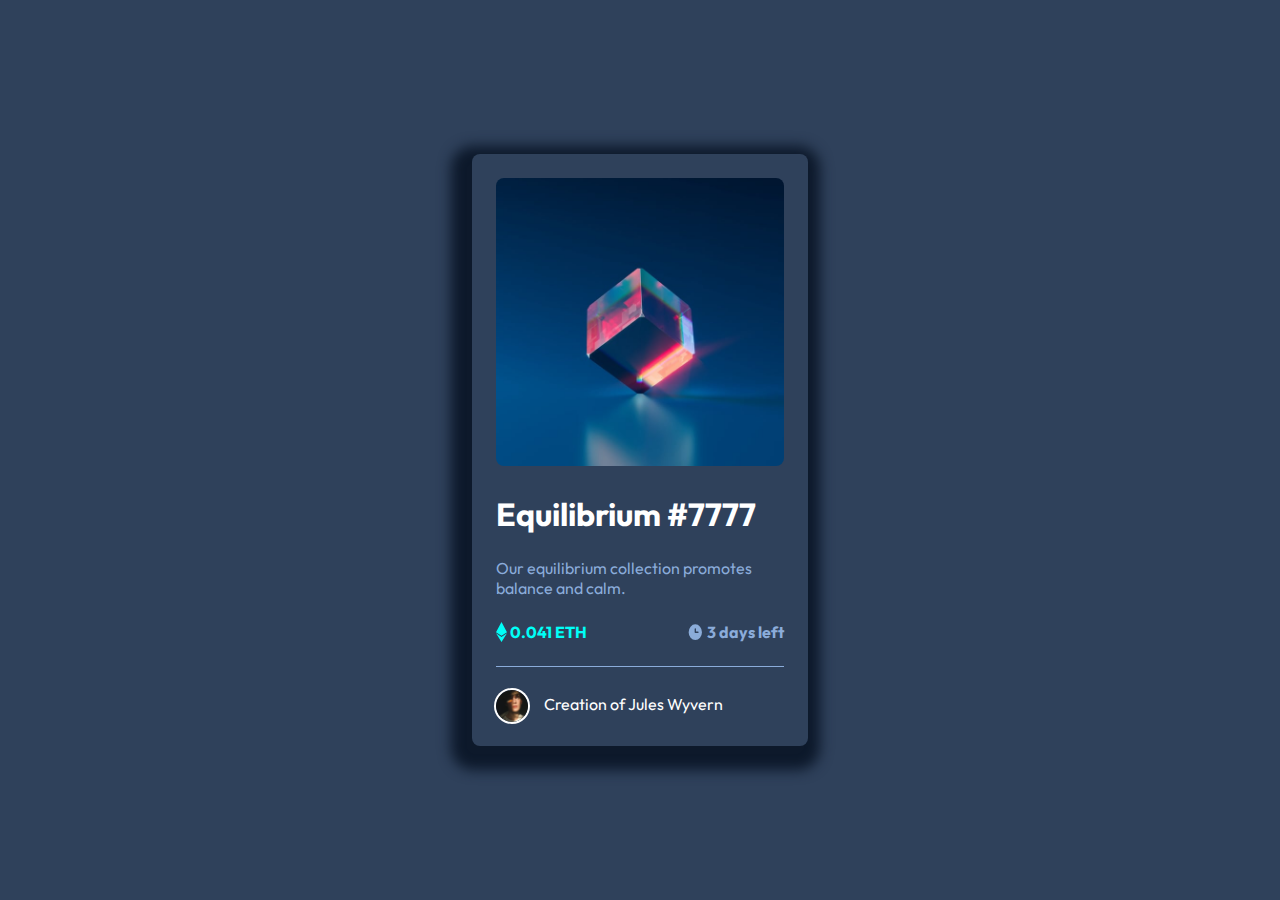
<file: semana2/reto1/index.html>
<!DOCTYPE html>
<html lang="en">

<head>
   <meta charset="UTF-8">
   <meta http-equiv="X-UA-Compatible" content="IE=edge">
   <meta name="viewport" content="width=device-width, initial-scale=1.0">
   <link rel="preconnect" href="https://fonts.googleapis.com">
<link rel="preconnect" href="https://fonts.gstatic.com" crossorigin>
<link href="https://fonts.googleapis.com/css2?family=Outfit:wght@300;400;600&display=swap" rel="stylesheet">
   <link rel="stylesheet" href="./css/index.css">
   <title>Reto1</title>
</head>

<body class="body">
   <main class="main">
      <article class="article">
         <div class="article__container">
            <figure class="article__figure">
               <img src="./img/image-equilibrium.jpg" alt="" class="header__figure-image">
            </figure>
            <h1 class="article__title">Equilibrium #7777</h1>
            <p class="article__description">Our equilibrium collection promotes balance and calm.</p>
            <div class="article__subtitle-date">
               <img src="./img/icon-ethereum.svg" alt="" class="article-icons">
               <h2 class="article__subtitle">0.041 ETH</h2>
               <img src="./img/icon-clock.svg" alt="" class="article-icons">
               <h3 class="article__date">3 days left</h3>
            </div>
            <footer class="footer">
               <img src="./img/image-avatar.png" alt="" class="footer__image">
               <p class="footer__autor">Creation of Jules Wyvern</p>
            </footer>
         </div>
      </article>
   </main>
</body>

</html>
</file>
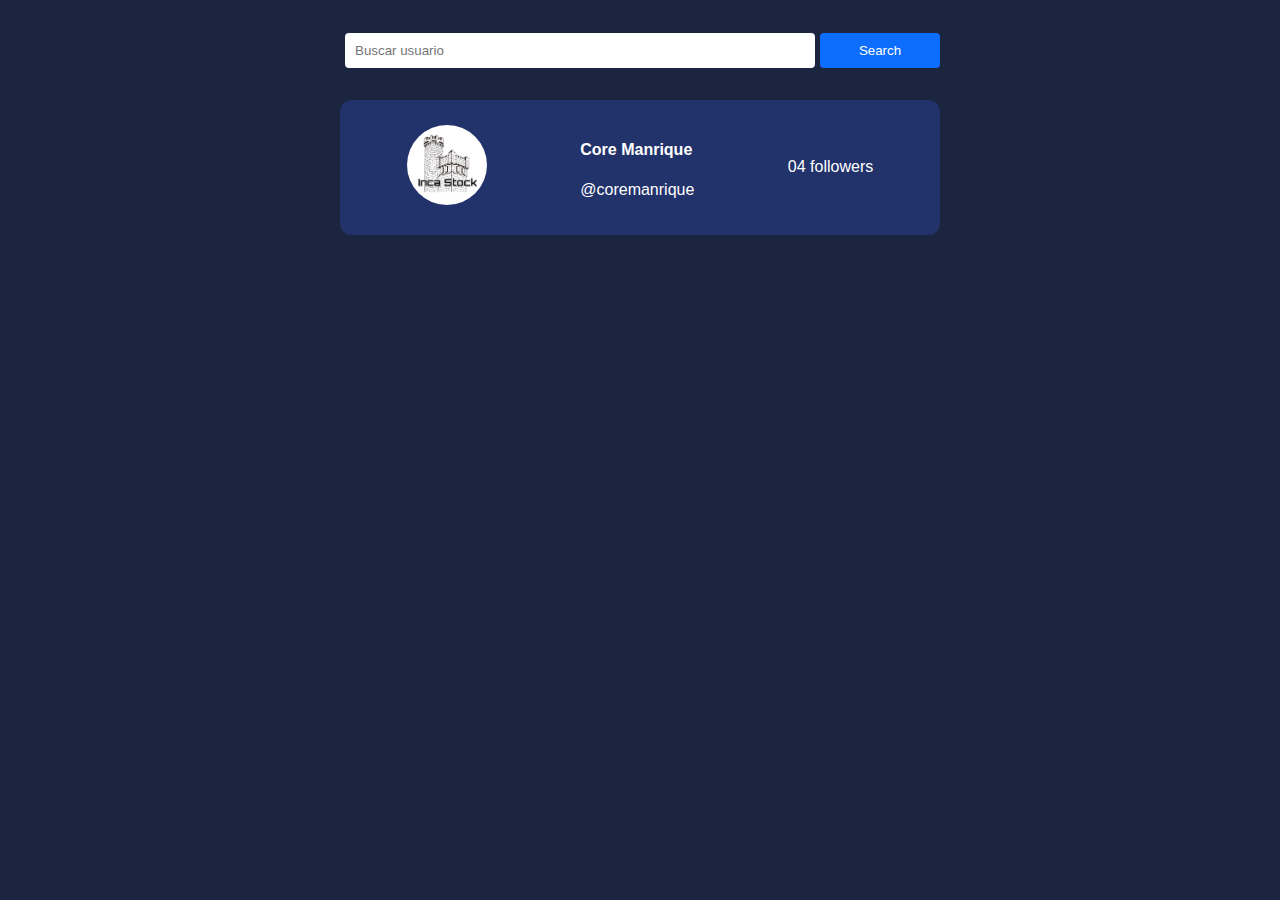
<file: semana3/flex/index.html>
<!DOCTYPE html>
<html lang="en">

<head>
  <meta charset="UTF-8" />
  <meta http-equiv="X-UA-Compatible" content="IE=edge" />
  <meta name="viewport" content="width=device-width, initial-scale=1.0" />
  <title>Document</title>
  <link rel="stylesheet" href="./css/index.css" />
</head>

<body>
  <div class="principal">
    <div class="container init">
      <div>
        <input type="text" placeholder="Buscar usuario" />
      </div>
      <div>
        <button>Search</button>
      </div>
    </div>
    <div class="container detail">
      <div>
        <img src="./img/logotipo-IncaStock.jpg" alt="" />
      </div>
      <div>
        <h4>Core Manrique</h4>
        <p>@coremanrique</p>
      </div>
      <div>
        <p>04 followers</p>
      </div>
    </div>
  </div>
  
</body>

</html>
</file>
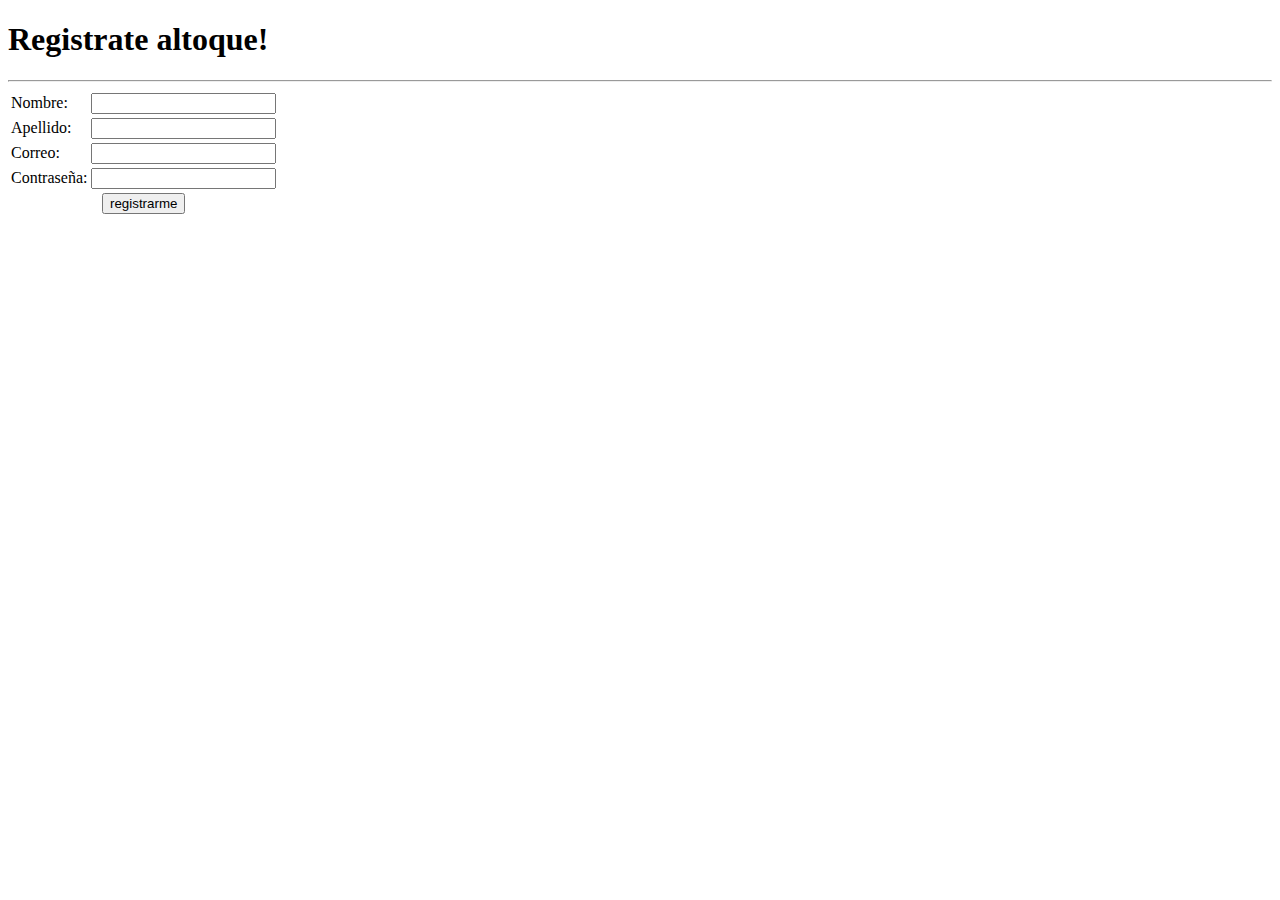
<file: semana1/formulario.html>
<!DOCTYPE html>
<html lang="en">

<head>
   <meta charset="UTF-8">
   <meta http-equiv="X-UA-Compatible" content="IE=edge">
   <meta name="viewport" content="width=device-width, initial-scale=1.0">
   <title>Registro</title>
</head>

<body>
   <h1>Registrate altoque!</h1>
   <hr>
   <form action="./tablas.html" method="GET">
      <table>
         <tr>
            <td>Nombre:</td>
            <td>
               <input type="text">
            </td>
         </tr>
         <tr>
            <td>Apellido:</td>
            <td>
               <input type="text" required>
            </td>
         </tr>
         <tr>
            <td>Correo:</td>
            <td>
               <input type="email" required>
            </td>
         </tr>
         <tr>
            <td>Contraseña:</td>
            <td>
               <input type="password" required>
            </td>
         </tr>
         <tr>
            <td colspan="2" style="text-align: center;">
               <input type="submit" value="registrarme">
            </td>
         </tr>

      </table>



   </form>
</body>

</html>
</file>
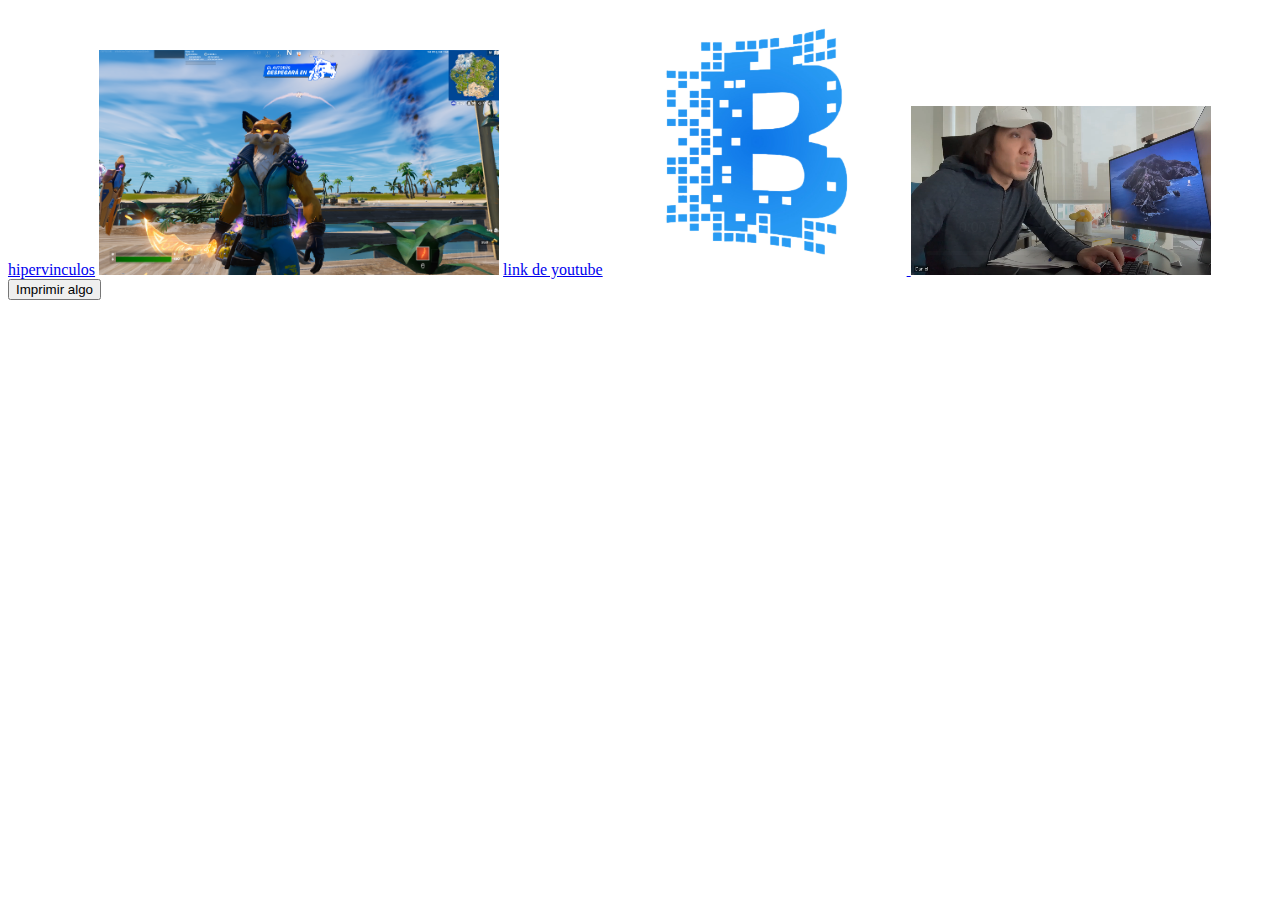
<file: semana1/hipervinculos.html>
<!DOCTYPE html>
<html lang="en">

<head>
   <meta charset="UTF-8">
   <meta http-equiv="X-UA-Compatible" content="IE=edge">
   <meta name="viewport" content="width=device-width, initial-scale=1.0">
   <title>Dia3</title>
</head>

<body>
<a href="./hipervinculos.html" target="_blank">hipervinculos</a>

   <img src="./image/Screenshot_55.png" alt="imagen de fortnite" width="400px">
   <a href="#" target="_blank">link de youtube</a>

   <a href="https://www.google.com" target="_blank">
      <img src="./image/bitcoin.png" alt="logo btc" width="300px">      
   </a>

   <video controls autoplay muted width="300px">
      <source src="./video/video.mp4">
   </video>

   <button onclick="console.log('Hola desde el boton')">
      Imprimir algo
   </button>
</body>

</html>
</file>
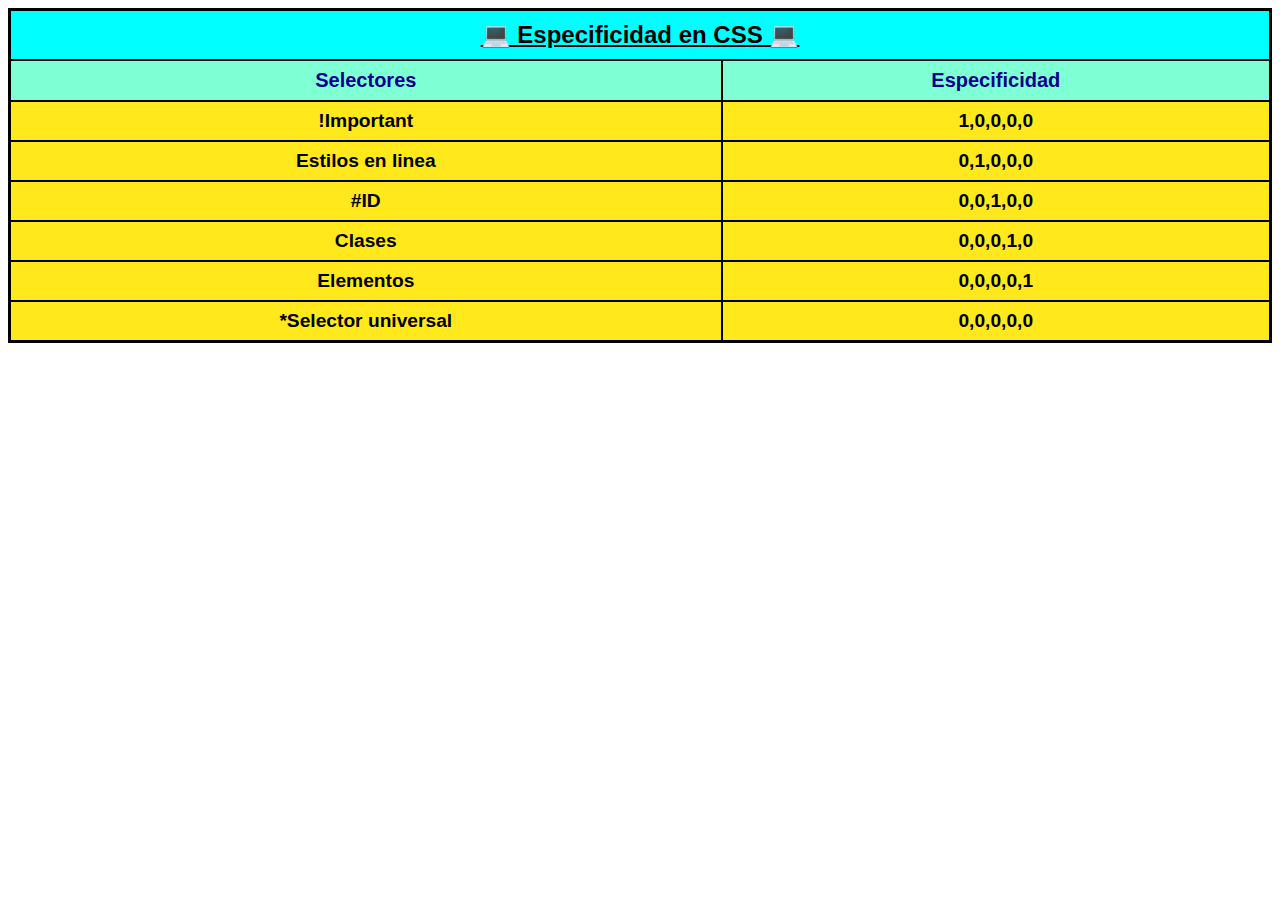
<file: semana1/inicio.html>
<!DOCTYPE html>
<html lang="en">
<head>
   <meta charset="UTF-8">
   <meta http-equiv="X-UA-Compatible" content="IE=edge">
   <meta name="viewport" content="width=device-width, initial-scale=1.0">
   <link rel="stylesheet" href="./estilos.css">
   <title>Document</title>
</head>
<body>
   <header>
      <table class="table">
         <tr>
            <th class="table__title" colspan="2">💻 Especificidad en CSS 💻</th>
         </tr>
         <tr>
            <td class="table__subtitle">Selectores</td>
            <td class="table__subtitle">Especificidad</td>
         </tr>
         <tr>
            <td class="table__description">!Important</td>
            <td class="table__description">1,0,0,0,0</td>
         </tr>
         <tr>
            <td class="table__description">Estilos en linea</td>
            <td class="table__description">0,1,0,0,0</td>
         </tr>
         <tr>
            <td class="table__description">#ID</td>
            <td class="table__description">0,0,1,0,0</td>
         </tr>
         <tr>
            <td class="table__description">Clases</td>
            <td class="table__description">0,0,0,1,0</td>
         </tr>
         <tr>
            <td class="table__description">Elementos</td>
            <td class="table__description">0,0,0,0,1</td>
         </tr>
         <tr>
            <td class="table__description">*Selector universal</td>
            <td class="table__description">0,0,0,0,0</td>
         </tr>
      </table>
   </header>
</body>
</html>
</file>
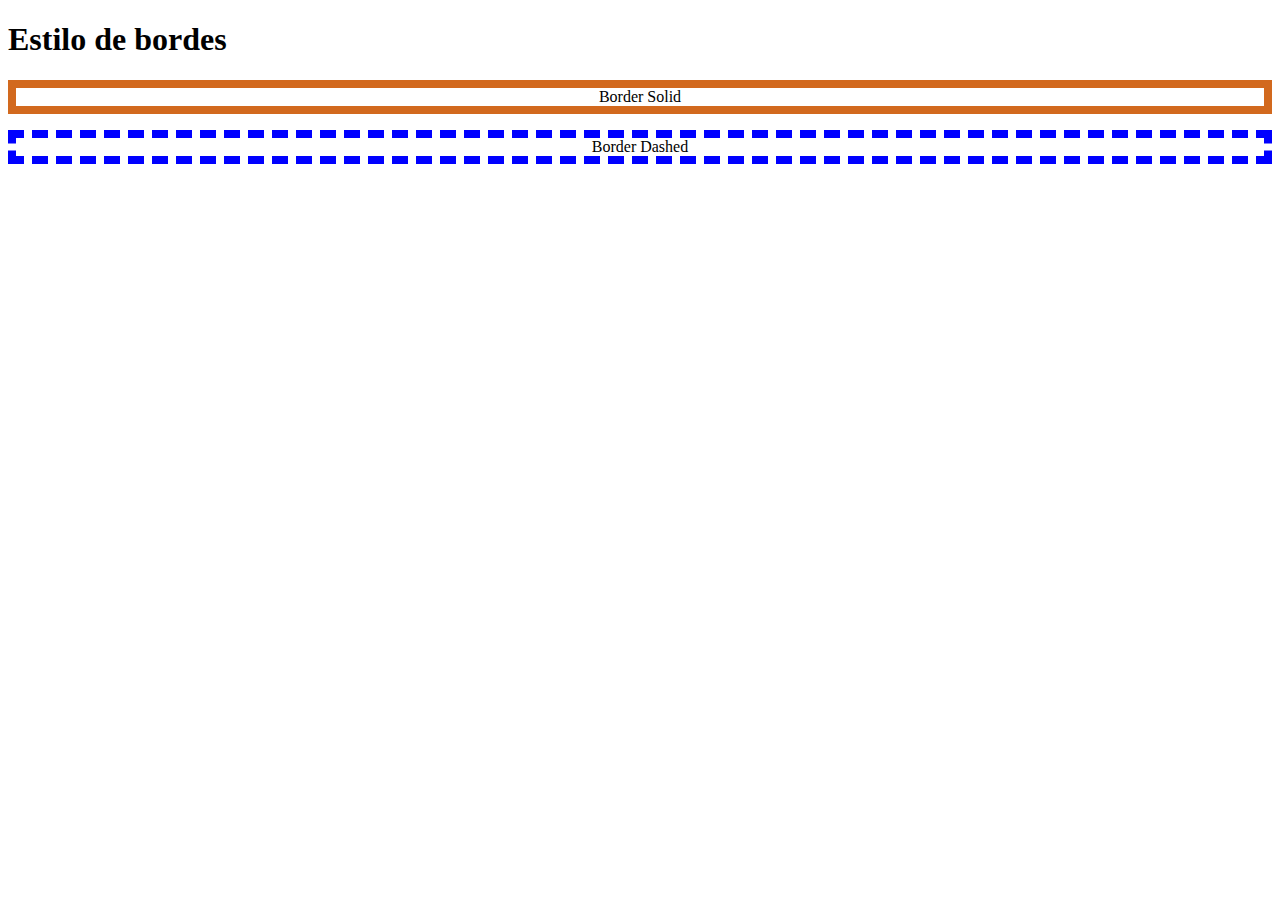
<file: semana2/bordes.html>
<!DOCTYPE html>
<html lang="en">
   <head>
   <meta charset="UTF-8">
   <meta http-equiv="X-UA-Compatible" content="IE=edge">
   <meta name="viewport" content="width=device-width, initial-scale=1.0">
   <link rel="stylesheet" href="./css/bordes.css">
   <title>Border styles</title>
</head>
<body>
   <h1>Estilo de bordes</h1>
   <p class="solid">Border Solid</p>
   <p class="dashed">Border Dashed</p>
</body>
</html>
</file>
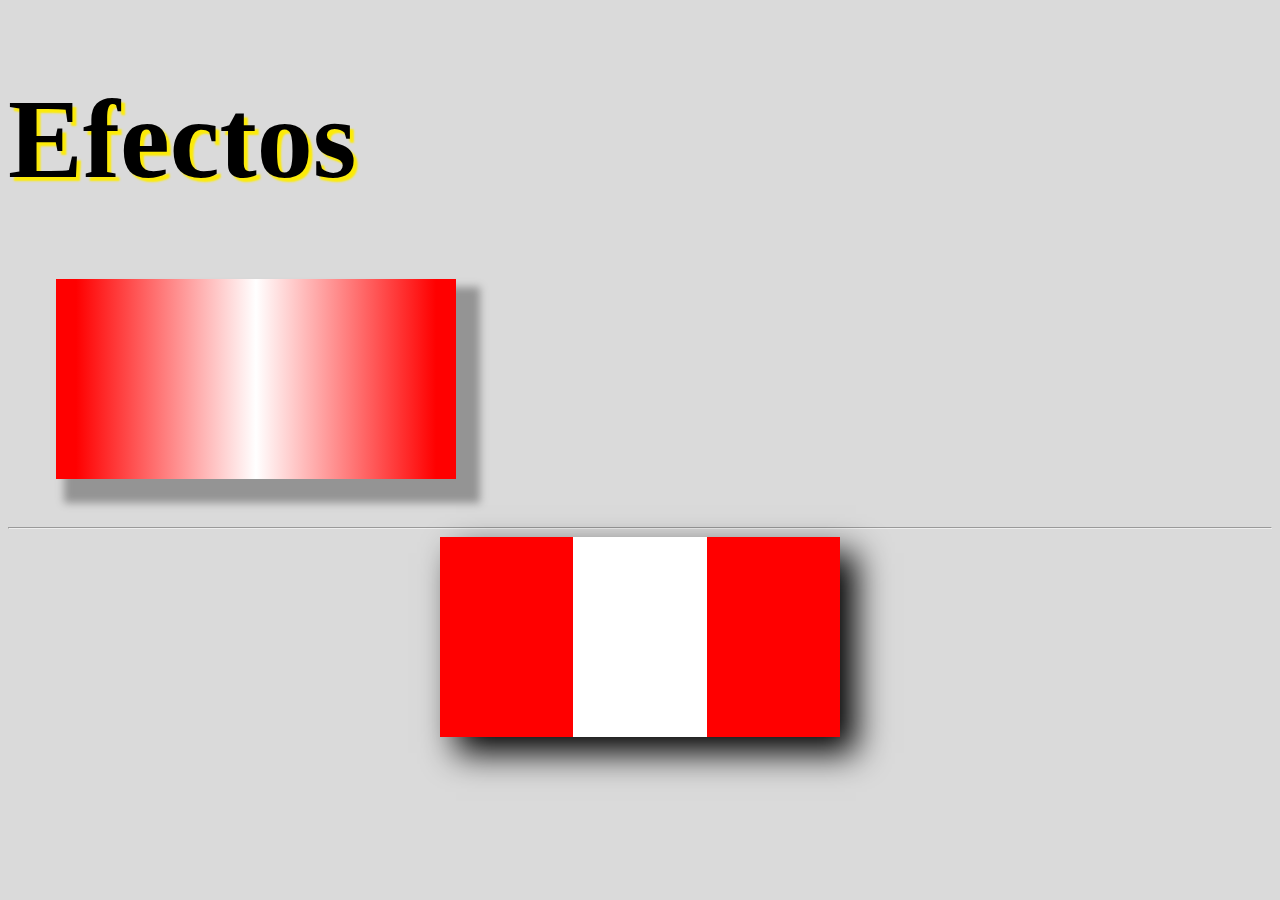
<file: semana2/efectos.html>
<!DOCTYPE html>
<html lang="en">
<head>
   <meta charset="UTF-8">
   <meta http-equiv="X-UA-Compatible" content="IE=edge">
   <meta name="viewport" content="width=device-width, initial-scale=1.0">
   <link rel="stylesheet" href="./css/efectos.css">
   <title>Efectos</title>
</head>
<body class="body">
   <h1 class="title">Efectos</h1>
   <div class="div-container"></div>
   <hr>
   <div class="div-bandera">
      <div class="red"></div>
      <div class="white"></div>
      <div class="red"></div>
   </div>
</body>
</html>
</file>
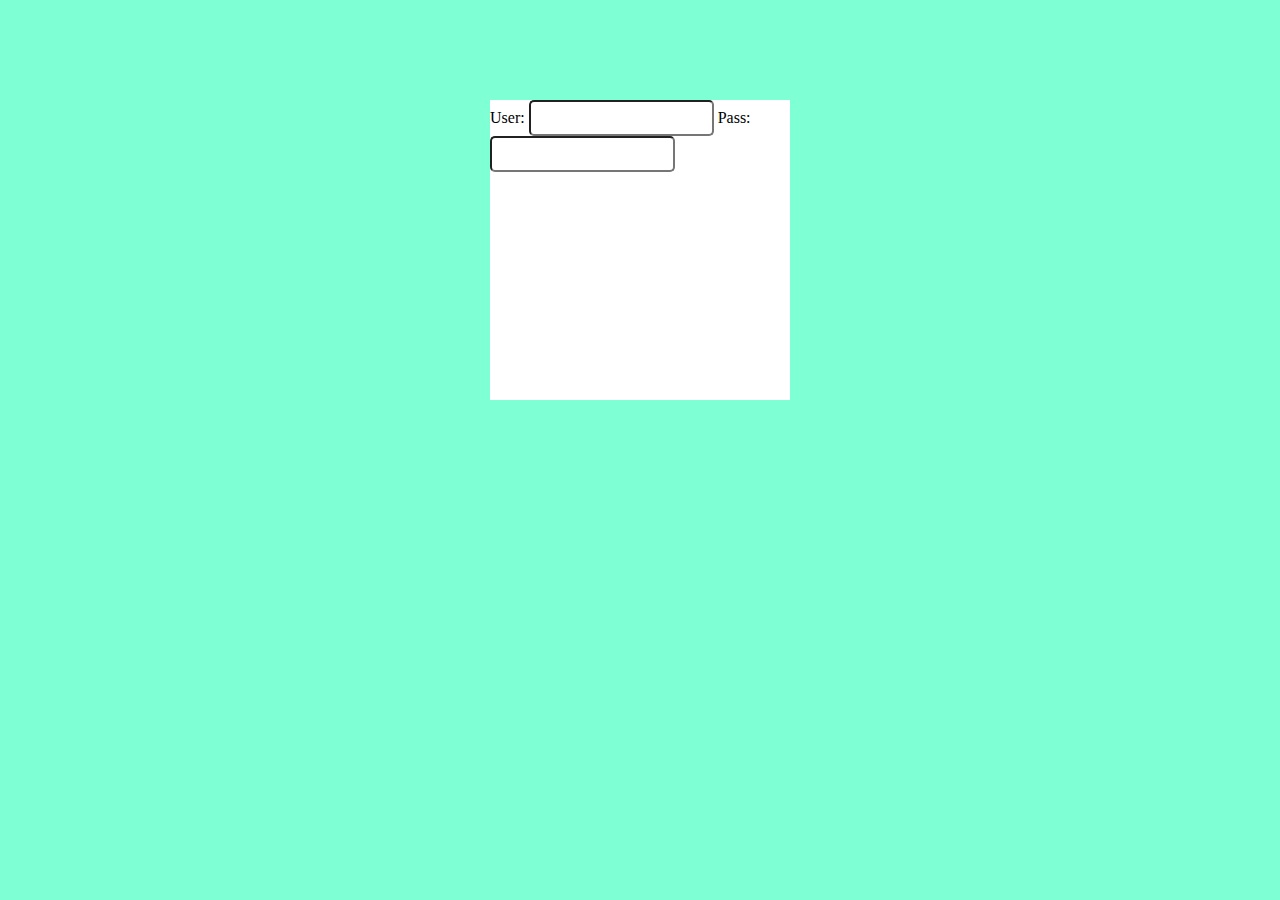
<file: semana2/login.html>
<!DOCTYPE html>
<html lang="en">
<head>
   <meta charset="UTF-8">
   <meta http-equiv="X-UA-Compatible" content="IE=edge">
   <meta name="viewport" content="width=device-width, initial-scale=1.0">
   <link rel="stylesheet" href="./css/login.css">
   <title>login</title>
</head>
<body>
   <div class="div-container">
      <form action="login.html" method="get">
         <label for="user">User:</label>
         <input type="text" class="user">

         <label for="pass">Pass:</label>
         <input type="password" class="pass">
      </form>
   </div>
</body>
</html>
</file>
<file: semana2/reto1/css/index.css>
.body {
   display: flex;
   justify-content: center;
   align-items: center;
   height: 100vh;
   margin: 0;
   font-family: 'Outfit', sans-serif;
   background-color: hsl(215, 32%, 27%);
}

.main {}

.article {
   display: flex;
   justify-content: center;
   margin: 0;
   background-color: hsl(215, 32%, 27%);
   height: 37em;
   width: 21em;
   border-radius: 0.5rem;
   box-shadow: -0.3rem 0.5rem 0.8rem 1rem hsl(217, 54%, 11%);
}

.article__container {
   display: flex;
   flex-direction: column;
   margin: 0;
   height: 34em;
   width: 18em;
   gap: 1.5rem;
   padding-top: 1.50rem;
}

.article__figure {
   width: 100%;
   margin: 0;
}

.header__figure-image {
   /* margin: 0; */
   width: 100%;
   border-radius: 0.5rem;
}

.article__title {
   color: white;
   margin: 0;
   font-size: 600;

}

.article__description {
   margin: 0;
   color: hsl(215, 51%, 70%);
   font-size: 300;
}

.article__subtitle-date {
   display: flex;
   justify-content: space-between;
}

.article__subtitle {
   display: flex;
   margin: 0;
   color: hsl(178, 100%, 50%);
   font-size: 1rem;
   padding-right: 6rem;
}

.article__date {
   display: flex;
   justify-content: flex-end;
   margin: 0;
   color: hsl(215, 51%, 70%);
   font-size: 1rem;
}

.footer {
   display: flex;
   gap: 1rem;
   height: 3.5rem;
   align-items: flex-end;
   position: relative;
}

.footer::after {
   content: '';
   background-color: hsl(215, 51%, 70%);
   position: absolute;
   top: 0;
   height: 1px;
   width: 100%;
}

.footer__image {
   width: 2rem;
   border-radius: 50%;
   box-shadow: 0 0 0 0.125rem white;

}

.footer__autor {
   display: flex;
   margin: 0;
   color: white;
   padding-bottom: 0.5rem;

}
</file>
<file: semana3/flex/css/index.css>
body {
  margin: 0;
  padding: 0;
  font-family: Arial, Helvetica, sans-serif;
  background-color: #1c253f;
}

.principal {
  max-width: 600px;
  margin: auto;
}

.container {
  display: flex;
  justify-content: center;
}

.init {
  height: 100px;
  align-items: center;
}

img {
  width: 80px;
  height: 80px;
  border-radius: 50%;
}

input {
  padding: 10px;
  width: 450px;
  border: none;
  border-radius: 4px;
  margin: 5px;
}

button {
  background-color: #0d6efd;
  padding: 10px;
  border: none;
  color: #fff;
  border-radius: 4px;
  width: 120px;
}

.detail {
  justify-content: space-around;
  align-items: center;
  background-color: #22326b;
  margin: auto;
  border-radius: 12px;
  color: #fff;
  padding: 20px;
}
</file>
<file: semana1/estilos.css>
.table {
   border: 3px solid black;
   border-collapse: collapse;
   width: 100%;
   text-align: center;
   font-family: 'Lucida Sans', 'Lucida Sans Regular', 'Lucida Grande', 'Lucida Sans Unicode', Geneva, Verdana, sans-serif;
   font-weight: 700;

}

.table__title {
   border: 2px solid #000000;
   padding: 10px;
   background-color: #00ffff;
   font-family: Arial, Helvetica, sans-serif;
   font-weight: 900;
   font-size: 1.5rem;
   text-decoration: underline;

}

.table__subtitle {
   border: 2px solid black;
   padding: 8px;
   background-color: aquamarine;
   font-weight: 800;
   font-size: 1.25rem;
   color: #0e008f;
}

.table__description {
   font-family: 'Trebuchet MS', 'Lucida Sans Unicode', 'Lucida Grande', 'Lucida Sans', Arial, sans-serif;
   border: 2px solid black;
   padding: 8px;
   background-color: rgb(255, 232, 27);
   font-weight: 600;
   font-size: 1.20rem;
}
</file>
<file: semana2/css/bordes.css>
p {
   text-align: center;
}
.solid {
border-style: solid;
border-color: chocolate;
border-width: 0.5rem;
}
.dashed {
border-style: dashed;
border-color: blue;
border-width: 0.5rem;
}
</file>
<file: semana2/css/efectos.css>
.body {
   background-color: rgb(218, 218, 218);
}
.title {
   font-size: 7rem;
 text-shadow: 0.25rem 0.25rem 0.125rem rgb(252, 235, 7);
}
.div-container {
width: 400px;
height: 200px;
background: linear-gradient(to right,red 5%,white 50%,red 95%);
margin: auto;
box-shadow: 1rem 1rem 0.5rem 0.5rem rgb(148, 148, 148);
margin: 3rem;
}

.div-bandera { 
   width: 400px;
   height: 200px;
   margin: auto;
   box-shadow: 1rem 1rem 2rem 0;
   
}
.red {
   background-color: red;
   width: 33.33%;
   height: 100%;
   float: left;
}
.white {
   background-color: white;
   width: 33.33%;
   height: 100%;
   float: left;
}
</file>
<file: semana2/css/login.css>
body {
   background-color: aquamarine;
}
.div-container {
   width: 300px;
   height: 300px;
   margin: 100px auto;
   background-color: white;
}
.user {
height: 30px;
border-radius: 5px;
}
.pass {
height: 30px;
border-radius: 5px;
}
</file>
